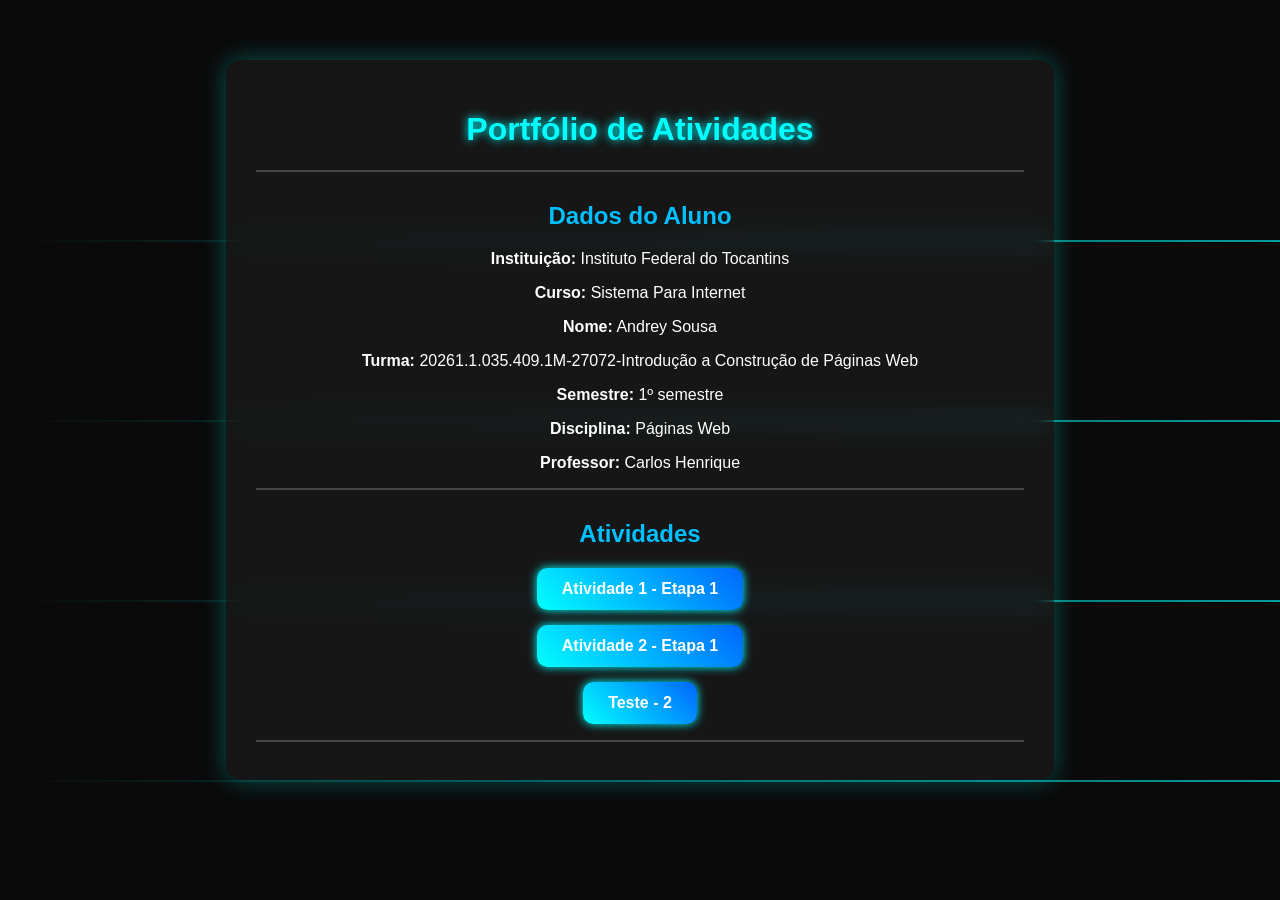
<file: index.html>
<!DOCTYPE html>
<html lang="pt-br">
<head>
    
    <title>Portfólio de Atividades</title>

    <style>
        body {
            margin: 0;
            font-family: Arial, sans-serif;
            color: white;
            background: #0a0a0a;
            overflow-x: hidden;
        }
        .background {
            position: fixed;
            width: 100%;
            height: 100%;
            z-index: -1;
            overflow: hidden;
        }

        .linha {
            position: absolute;
            width: 200%;
            height: 2px;
            background: linear-gradient(90deg, transparent, #00ffff, transparent);
            animation: mover 6s linear infinite;
            opacity: 0.6;
        }

        .linha:nth-child(1) { top: 20%; animation-delay: 0s; }
        .linha:nth-child(2) { top: 40%; animation-delay: 2s; }
        .linha:nth-child(3) { top: 60%; animation-delay: 4s; }
        .linha:nth-child(4) { top: 80%; animation-delay: 1s; }

        @keyframes mover {
            from { transform: translateX(-50%); }
            to { transform: translateX(0%); }
        }

        .container {
            width: 60%;
            margin: 60px auto;
            padding: 30px;
            border-radius: 15px;
            text-align: center;

            background: rgba(255, 255, 255, 0.05);
            backdrop-filter: blur(12px);

            box-shadow: 0 0 25px rgba(0, 255, 255, 0.3);
        }

        h1 {
            color: #00ffff;
            text-shadow: 0 0 10px #00ffff;
        }

        h2 {
            margin-top: 30px;
            color: #00bfff;
        }

        hr {
            border: 1px solid rgba(255,255,255,0.2);
        }

        ul {
            list-style: none;
            padding: 0;
        }

        li {
            margin: 15px 0;
        }

        a {
            display: inline-block;
            padding: 12px 25px;
            background: linear-gradient(45deg, #00ffff, #0066ff);
            color: white;
            text-decoration: none;
            border-radius: 10px;
            font-weight: bold;
            transition: 0.3s;
            box-shadow: 0 0 10px #00ffff;
        }

        a:hover {
            transform: scale(1.08);
            box-shadow: 0 0 20px #00ffff;
        }

        footer {
            margin-top: 20px;
            font-size: 14px;
            color: #aaa;
        }
    </style>
</head>

<body>

    <div class="background">
        <div class="linha"></div>
        <div class="linha"></div>
        <div class="linha"></div>
        <div class="linha"></div>
    </div>

    <div class="container">

        <h1> Portfólio de Atividades</h1>

        <hr>

        <h2> Dados do Aluno</h2>
        <p><strong>Instituição:</strong> Instituto Federal do Tocantins</p>
        <p><strong>Curso:</strong> Sistema Para Internet</p>
        <p><strong>Nome:</strong> Andrey Sousa</p>
        <p><strong>Turma:</strong> 20261.1.035.409.1M-27072-Introdução a Construção de Páginas Web</p>
        <p><strong>Semestre:</strong> 1º semestre</p>
        <p><strong>Disciplina:</strong> Páginas Web</p>
        <p><strong>Professor:</strong> Carlos Henrique</p>

        <hr>

        <h2> Atividades</h2>

        <ul>
             
            <li><a href="https://dryzinm.github.io/Site-ForzaMotorsport/" target="_blank" rel="nooperner noreferrer">Atividade 1 - Etapa 1 </a></li>

            <li><a href="2008/index.html" target="_blank" rel="nooperner noreferrer"> Atividade 2 - Etapa 1 </a></li>

            <li><a href="1906/index.html" target="_blank" rel="nooperner noreferrer"> Teste - 2 </a></li>

        </ul>

        <hr>

       
    </div>

</body>
</html>
</file>
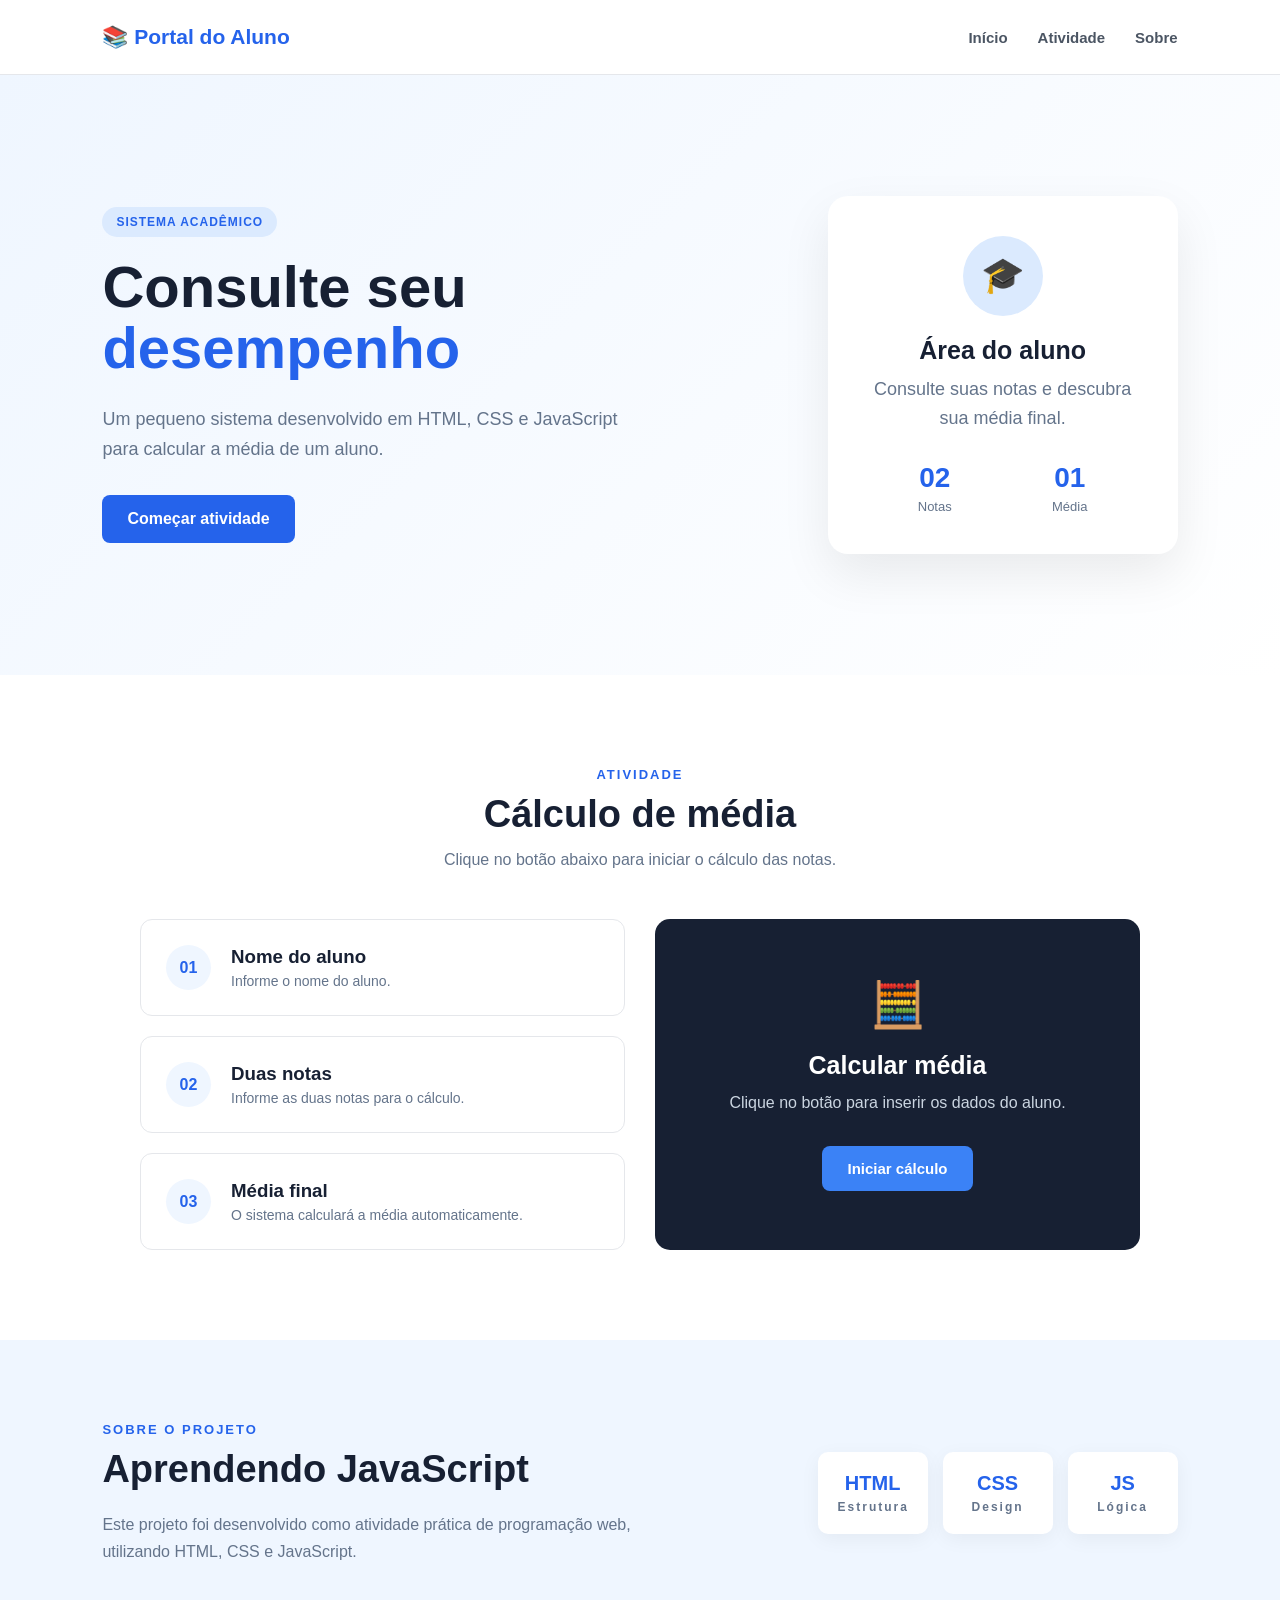
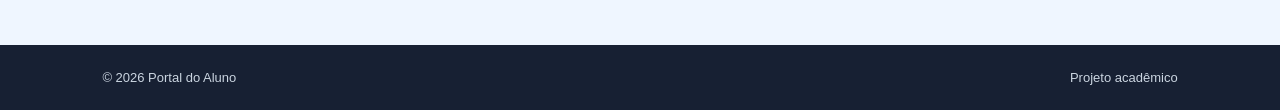
<file: 2008/index.html>
<!DOCTYPE html>
<html lang="pt-br">

<head>
    <meta charset="UTF-8">
    <meta name="viewport" content="width=device-width, initial-scale=1.0">

    <title>Portal do Aluno</title>

    <link rel="stylesheet" href="style.css">
</head>

<body>

    <header>

        <div class="logo">
            📚 Portal do Aluno
        </div>

        <nav>
            <a href="#inicio">Início</a>
            <a href="#atividade">Atividade</a>
            <a href="#sobre">Sobre</a>
        </nav>

    </header>

    <main>

        <section class="hero" id="inicio">

            <div class="hero-text">

                <span class="tag">SISTEMA ACADÊMICO</span>

                <h1>
                    Consulte seu
                    <span>desempenho</span>
                </h1>

                <p>
                    Um pequeno sistema desenvolvido em HTML,
                    CSS e JavaScript para calcular a média
                    de um aluno.
                </p>

                <a href="#atividade" class="botao">
                    Começar atividade
                </a>

            </div>


            <div class="hero-card">

                <div class="icone">
                    🎓
                </div>

                <h2>
                    Área do aluno
                </h2>

                <p>
                    Consulte suas notas e descubra
                    sua média final.
                </p>

                <div class="card-info">

                    <div>
                        <strong>02</strong>
                        <span>Notas</span>
                    </div>

                    <div>
                        <strong>01</strong>
                        <span>Média</span>
                    </div>

                </div>

            </div>

        </section>

        <section class="atividade" id="atividade">

            <div class="titulo-secao">

                <span>ATIVIDADE</span>

                <h2>
                    Cálculo de média
                </h2>

                <p>
                    Clique no botão abaixo para iniciar
                    o cálculo das notas.
                </p>

            </div>


            <div class="atividade-container">

                <div class="info">

                    <div class="info-item">
                        <span>01</span>

                        <div>
                            <h3>Nome do aluno</h3>

                            <p>
                                Informe o nome do aluno.
                            </p>
                        </div>
                    </div>


                    <div class="info-item">
                        <span>02</span>

                        <div>
                            <h3>Duas notas</h3>

                            <p>
                                Informe as duas notas
                                para o cálculo.
                            </p>
                        </div>
                    </div>


                    <div class="info-item">
                        <span>03</span>

                        <div>
                            <h3>Média final</h3>

                            <p>
                                O sistema calculará a
                                média automaticamente.
                            </p>
                        </div>
                    </div>

                </div>


                <div class="calculo">

                    <div class="calculo-icon">
                        🧮
                    </div>

                    <h3>
                        Calcular média
                    </h3>

                    <p>
                        Clique no botão para inserir
                        os dados do aluno.
                    </p>

                    <button onclick="calcularMedia()">
                        Iniciar cálculo
                    </button>

                </div>

            </div>

        </section>

        <section class="sobre" id="sobre">

            <div>

                <span>SOBRE O PROJETO</span>

                <h2>
                    Aprendendo JavaScript
                </h2>

                <p>
                    Este projeto foi desenvolvido como
                    atividade prática de programação web,
                    utilizando HTML, CSS e JavaScript.
                </p>

            </div>


            <div class="tecnologias">

                <div>
                    <strong>HTML</strong>
                    <span>Estrutura</span>
                </div>

                <div>
                    <strong>CSS</strong>
                    <span>Design</span>
                </div>

                <div>
                    <strong>JS</strong>
                    <span>Lógica</span>
                </div>

            </div>

        </section>

    </main>

    <footer>

        <p>
            © 2026 Portal do Aluno
        </p>

        <p>
            Projeto acadêmico
        </p>

    </footer>

    <script src="script.js"></script>

</body>

</html>
</file>
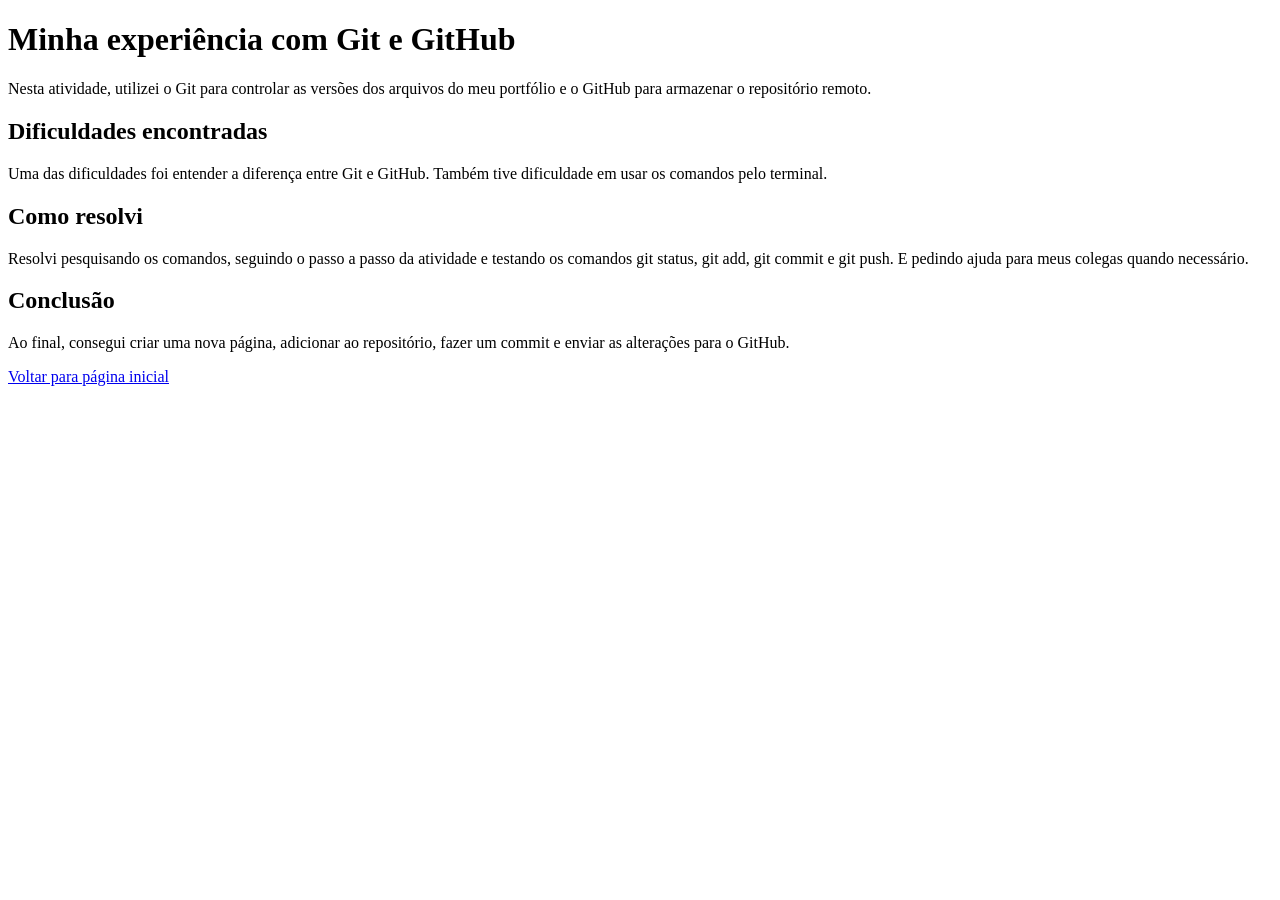
<file: 1606/experiencia-git.html>
<!DOCTYPE html>
<html lang="pt-BR">
<head>
 <meta charset="UTF-8">
 <title>Minha experiência com Git</title>
</head>
<body>
 <h1>Minha experiência com Git e GitHub</h1>
 <p>
 Nesta atividade, utilizei o Git para controlar as versões dos arquivos
 do meu portfólio e o GitHub para armazenar o repositório remoto.
 </p>
 <h2>Dificuldades encontradas</h2>
 <p>
 Uma das dificuldades foi entender a diferença entre Git e GitHub.
 Também tive dificuldade em usar os comandos pelo terminal.
 </p>
 <h2>Como resolvi</h2>
 <p>
 Resolvi pesquisando os comandos, seguindo o passo a passo da atividade
 e testando os comandos git status, git add, git commit e git push.
 E pedindo ajuda para meus colegas quando necessário.
 </p>
 <h2>Conclusão</h2>
 <p>
 Ao final, consegui criar uma nova página, adicionar ao repositório,
 fazer um commit e enviar as alterações para o GitHub.
 </p>
 <p>
 <a href="../index.html">Voltar para página inicial</a>
 </p>
</body>
</html>
</file>
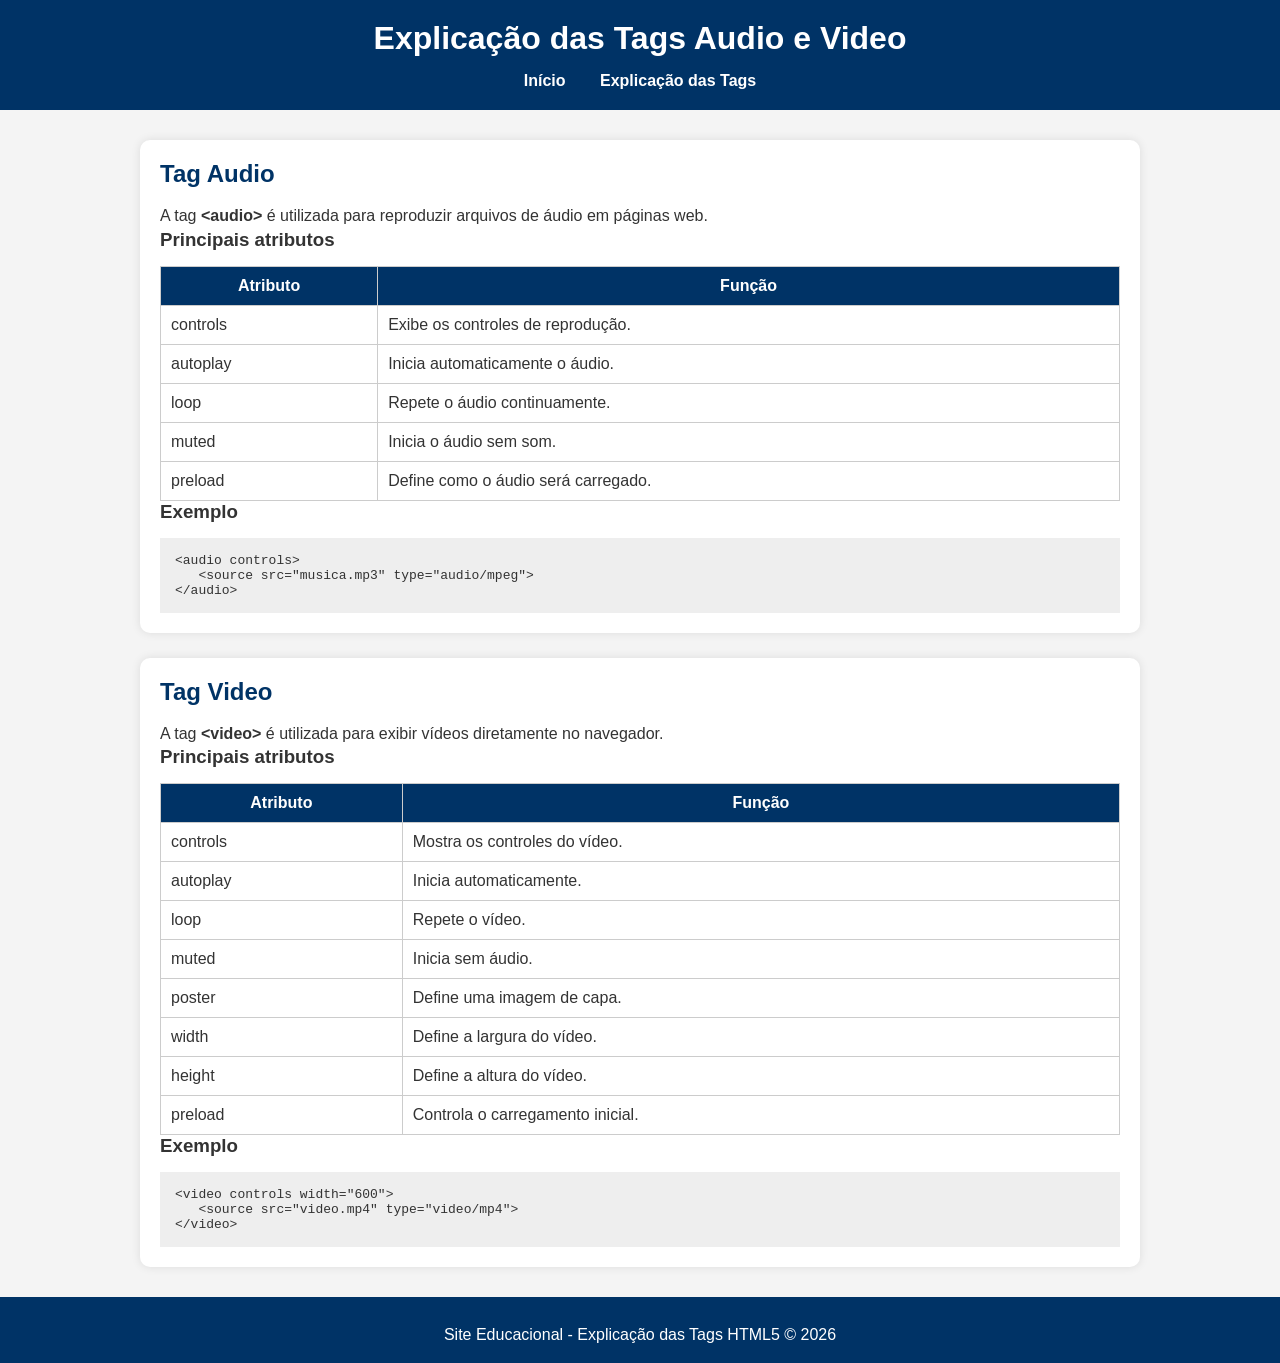
<file: 1906/explicacao.html>
<!DOCTYPE html>
<html lang="pt-BR">
<head>
    <meta charset="UTF-8">
    <meta name="viewport" content="width=device-width, initial-scale=1.0">
    <title>Explicação das Tags</title>
    <link rel="stylesheet" href="css/style.css">
</head>
<body>

<header>
    <h1>Explicação das Tags Audio e Video</h1>

    <nav>
        <a href="index.html">Início</a>
        <a href="explicacao.html">Explicação das Tags</a>
    </nav>
</header>

<main>

    <section>
        <h2>Tag Audio</h2>

        <p>
            A tag <strong>&lt;audio&gt;</strong> é utilizada para reproduzir
            arquivos de áudio em páginas web.
        </p>

        <h3>Principais atributos</h3>

        <table>
            <tr>
                <th>Atributo</th>
                <th>Função</th>
            </tr>

            <tr>
                <td>controls</td>
                <td>Exibe os controles de reprodução.</td>
            </tr>

            <tr>
                <td>autoplay</td>
                <td>Inicia automaticamente o áudio.</td>
            </tr>

            <tr>
                <td>loop</td>
                <td>Repete o áudio continuamente.</td>
            </tr>

            <tr>
                <td>muted</td>
                <td>Inicia o áudio sem som.</td>
            </tr>

            <tr>
                <td>preload</td>
                <td>Define como o áudio será carregado.</td>
            </tr>
        </table>

        <h3>Exemplo</h3>

<pre>
&lt;audio controls&gt;
   &lt;source src="musica.mp3" type="audio/mpeg"&gt;
&lt;/audio&gt;
</pre>

    </section>

    <section>

        <h2>Tag Video</h2>

        <p>
            A tag <strong>&lt;video&gt;</strong> é utilizada para exibir
            vídeos diretamente no navegador.
        </p>

        <h3>Principais atributos</h3>

        <table>
            <tr>
                <th>Atributo</th>
                <th>Função</th>
            </tr>

            <tr>
                <td>controls</td>
                <td>Mostra os controles do vídeo.</td>
            </tr>

            <tr>
                <td>autoplay</td>
                <td>Inicia automaticamente.</td>
            </tr>

            <tr>
                <td>loop</td>
                <td>Repete o vídeo.</td>
            </tr>

            <tr>
                <td>muted</td>
                <td>Inicia sem áudio.</td>
            </tr>

            <tr>
                <td>poster</td>
                <td>Define uma imagem de capa.</td>
            </tr>

            <tr>
                <td>width</td>
                <td>Define a largura do vídeo.</td>
            </tr>

            <tr>
                <td>height</td>
                <td>Define a altura do vídeo.</td>
            </tr>

            <tr>
                <td>preload</td>
                <td>Controla o carregamento inicial.</td>
            </tr>
        </table>

        <h3>Exemplo</h3>

<pre>
&lt;video controls width="600"&gt;
   &lt;source src="video.mp4" type="video/mp4"&gt;
&lt;/video&gt;
</pre>

    </section>

</main>

<footer>
    <p>Site Educacional - Explicação das Tags HTML5 © 2026</p>
</footer>

</body>
</html>
</file>
<file: 2008/style.css>
* {
    margin: 0;
    padding: 0;
    box-sizing: border-box;
}

html {
    scroll-behavior: smooth;
}

body {
    font-family: Arial, Helvetica, sans-serif;
    background: #f5f7fb;
    color: #172033;
}

header {
    width: 100%;
    height: 75px;

    display: flex;
    align-items: center;
    justify-content: space-between;

    padding: 0 8%;

    background: #ffffff;

    border-bottom: 1px solid #e5e7eb;
}

.logo {
    font-size: 21px;
    font-weight: bold;

    color: #2563eb;
}

nav {
    display: flex;
    gap: 30px;
}

nav a {
    text-decoration: none;

    color: #4b5563;

    font-size: 15px;
    font-weight: bold;

    transition: 0.3s;
}

nav a:hover {
    color: #2563eb;
}


.hero {
    min-height: 600px;

    padding: 80px 8%;

    display: flex;
    align-items: center;
    justify-content: space-between;

    gap: 60px;

    background:
        linear-gradient(135deg, #eff6ff, #ffffff);
}

.hero-text {
    max-width: 600px;
}

.tag {
    display: inline-block;

    padding: 8px 14px;

    border-radius: 20px;

    background: #dbeafe;

    color: #2563eb;

    font-size: 12px;
    font-weight: bold;

    letter-spacing: 1px;
}

.hero h1 {
    margin-top: 20px;

    font-size: 58px;

    line-height: 1.05;
}

.hero h1 span {
    color: #2563eb;
}

.hero p {
    margin-top: 25px;

    max-width: 520px;

    color: #64748b;

    font-size: 18px;

    line-height: 1.7;
}

.botao {
    display: inline-block;

    margin-top: 30px;

    padding: 15px 25px;

    border-radius: 8px;

    background: #2563eb;

    color: white;

    text-decoration: none;

    font-weight: bold;

    transition: 0.3s;
}

.botao:hover {
    background: #1d4ed8;

    transform: translateY(-2px);
}

.hero-card {
    width: 350px;

    padding: 40px;

    background: white;

    border-radius: 20px;

    box-shadow:
        0 20px 50px rgba(0, 0, 0, 0.08);

    text-align: center;
}

.icone {
    width: 80px;
    height: 80px;

    margin: 0 auto 20px;

    display: flex;
    align-items: center;
    justify-content: center;

    border-radius: 50%;

    background: #dbeafe;

    font-size: 35px;
}

.hero-card h2 {
    font-size: 25px;
}

.hero-card p {
    margin-top: 10px;

    color: #64748b;

    line-height: 1.6;
}

.card-info {
    margin-top: 30px;

    display: flex;

    justify-content: space-around;
}

.card-info div {
    display: flex;

    flex-direction: column;

    gap: 5px;
}

.card-info strong {
    color: #2563eb;

    font-size: 28px;
}

.card-info span {
    color: #64748b;

    font-size: 13px;
}

.atividade {
    padding: 90px 8%;

    background: white;
}

.titulo-secao {
    text-align: center;
}

.titulo-secao span,
.sobre span {
    color: #2563eb;

    font-size: 13px;

    font-weight: bold;

    letter-spacing: 2px;
}

.titulo-secao h2,
.sobre h2 {
    margin-top: 10px;

    font-size: 38px;
}

.titulo-secao p {
    margin-top: 15px;

    color: #64748b;
}

.atividade-container {
    max-width: 1000px;

    margin: 50px auto 0;

    display: grid;

    grid-template-columns: 1fr 1fr;

    gap: 30px;
}

.info {
    display: flex;

    flex-direction: column;

    gap: 20px;
}

.info-item {
    display: flex;

    align-items: center;

    gap: 20px;

    padding: 25px;

    border: 1px solid #e5e7eb;

    border-radius: 12px;

    transition: 0.3s;
}

.info-item:hover {
    border-color: #93c5fd;

    transform: translateX(5px);
}

.info-item > span {
    width: 45px;
    height: 45px;

    display: flex;

    align-items: center;
    justify-content: center;

    border-radius: 50%;

    background: #eff6ff;

    color: #2563eb;

    font-weight: bold;
}

.info-item h3 {
    margin-bottom: 5px;
}

.info-item p {
    color: #64748b;

    font-size: 14px;
}

.calculo {
    padding: 45px;

    display: flex;

    flex-direction: column;

    align-items: center;
    justify-content: center;

    text-align: center;

    border-radius: 15px;

    background: #172033;

    color: white;
}

.calculo-icon {
    font-size: 45px;

    margin-bottom: 20px;
}

.calculo h3 {
    font-size: 25px;
}

.calculo p {
    margin-top: 10px;

    color: #cbd5e1;

    line-height: 1.6;
}

.calculo button {
    margin-top: 30px;

    padding: 14px 25px;

    border: none;

    border-radius: 8px;

    background: #3b82f6;

    color: white;

    font-size: 15px;

    font-weight: bold;

    cursor: pointer;

    transition: 0.3s;
}

.calculo button:hover {
    background: #60a5fa;

    transform: translateY(-2px);
}

.sobre {
    padding: 80px 8%;

    display: flex;

    align-items: center;

    justify-content: space-between;

    gap: 50px;

    background: #eff6ff;
}

.sobre > div:first-child {
    max-width: 600px;
}

.sobre p {
    margin-top: 20px;

    color: #64748b;

    line-height: 1.7;
}

.tecnologias {
    display: flex;

    gap: 15px;
}

.tecnologias div {
    width: 110px;

    padding: 20px;

    text-align: center;

    background: white;

    border-radius: 10px;

    box-shadow: 0 5px 20px rgba(0, 0, 0, 0.05);
}

.tecnologias strong {
    display: block;

    color: #2563eb;

    font-size: 20px;
}

.tecnologias span {
    display: block;

    margin-top: 5px;

    color: #64748b;

    font-size: 12px;
}

footer {
    padding: 25px 8%;

    display: flex;

    justify-content: space-between;

    background: #172033;

    color: #cbd5e1;

    font-size: 13px;
}

@media (max-width: 800px) {

    header {
        padding: 0 5%;
    }

    nav {
        gap: 15px;
    }

    .hero {
        flex-direction: column;

        text-align: center;

        padding: 60px 5%;
    }

    .hero h1 {
        font-size: 42px;
    }

    .hero-card {
        width: 100%;

        max-width: 350px;
    }

    .atividade {
        padding: 60px 5%;
    }

    .atividade-container {
        grid-template-columns: 1fr;
    }

    .sobre {
        flex-direction: column;

        text-align: center;

        padding: 60px 5%;
    }

    footer {
        flex-direction: column;

        gap: 10px;

        text-align: center;
    }
}
</file>
<file: 1906/css/style.css>
*{
    margin:0;
    padding:0;
    box-sizing:border-box;
}

body{
    font-family:Arial, Helvetica, sans-serif;
    background:#f4f4f4;
    color:#333;
}

header{
    background:#003366;
    color:white;
    text-align:center;
    padding:20px;
}

nav{
    margin-top:15px;
}

nav a{
    color:white;
    text-decoration:none;
    margin:0 15px;
    font-weight:bold;
}

nav a:hover{
    text-decoration:underline;
}

main{
    width:90%;
    max-width:1000px;
    margin:30px auto;
}

section{
    background:white;
    padding:20px;
    margin-bottom:25px;
    border-radius:10px;
    box-shadow:0 0 10px rgba(0,0,0,0.1);
}

h2{
    color:#003366;
    margin-bottom:15px;
}

p{
    line-height:1.6;
    margin-top:10px;
}

audio,
video,
iframe{
    display:block;
    margin:20px auto;
    max-width:100%;
}

table{
    width:100%;
    border-collapse:collapse;
    margin-top:15px;
}

table th,
table td{
    border:1px solid #ccc;
    padding:10px;
}

table th{
    background:#003366;
    color:white;
}

pre{
    background:#eee;
    padding:15px;
    margin-top:15px;
    overflow:auto;
}

footer{
    text-align:center;
    background:#003366;
    color:white;
    padding:15px;
    margin-top:20px;
}
</file>
